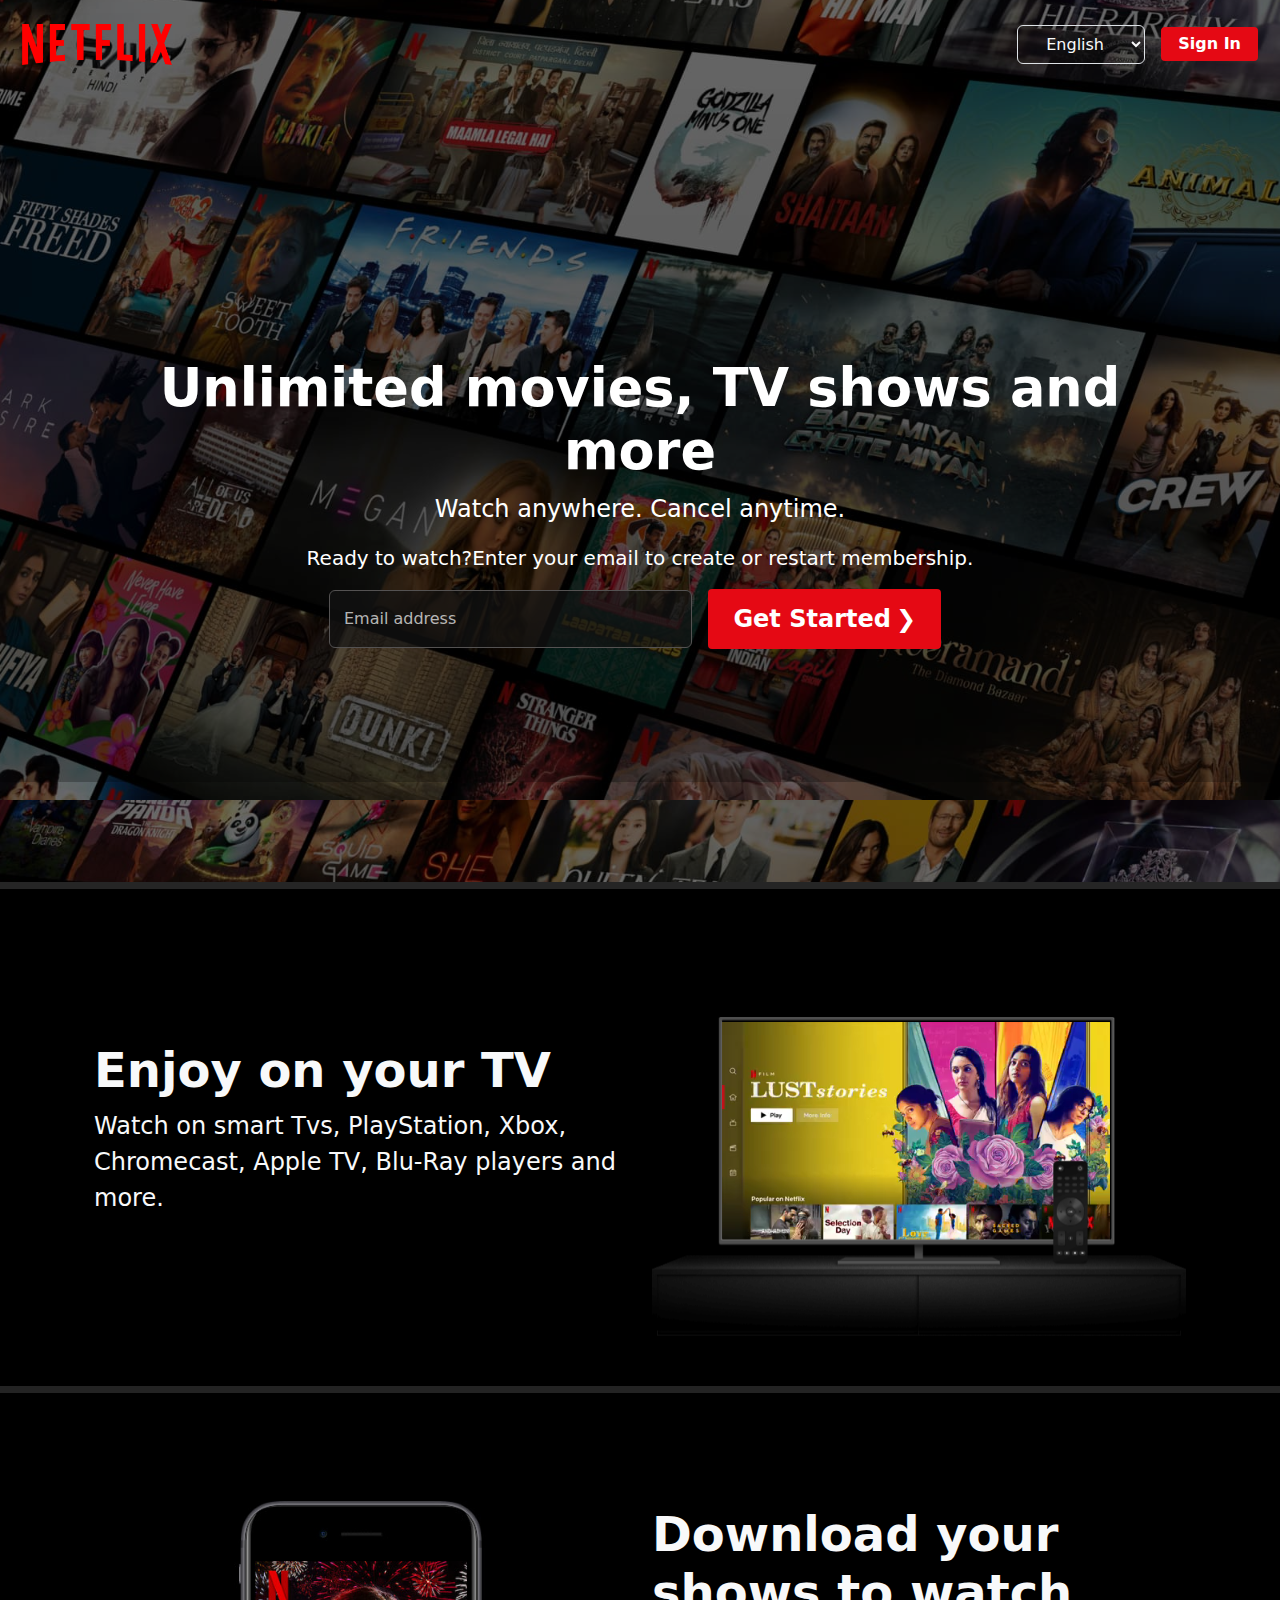
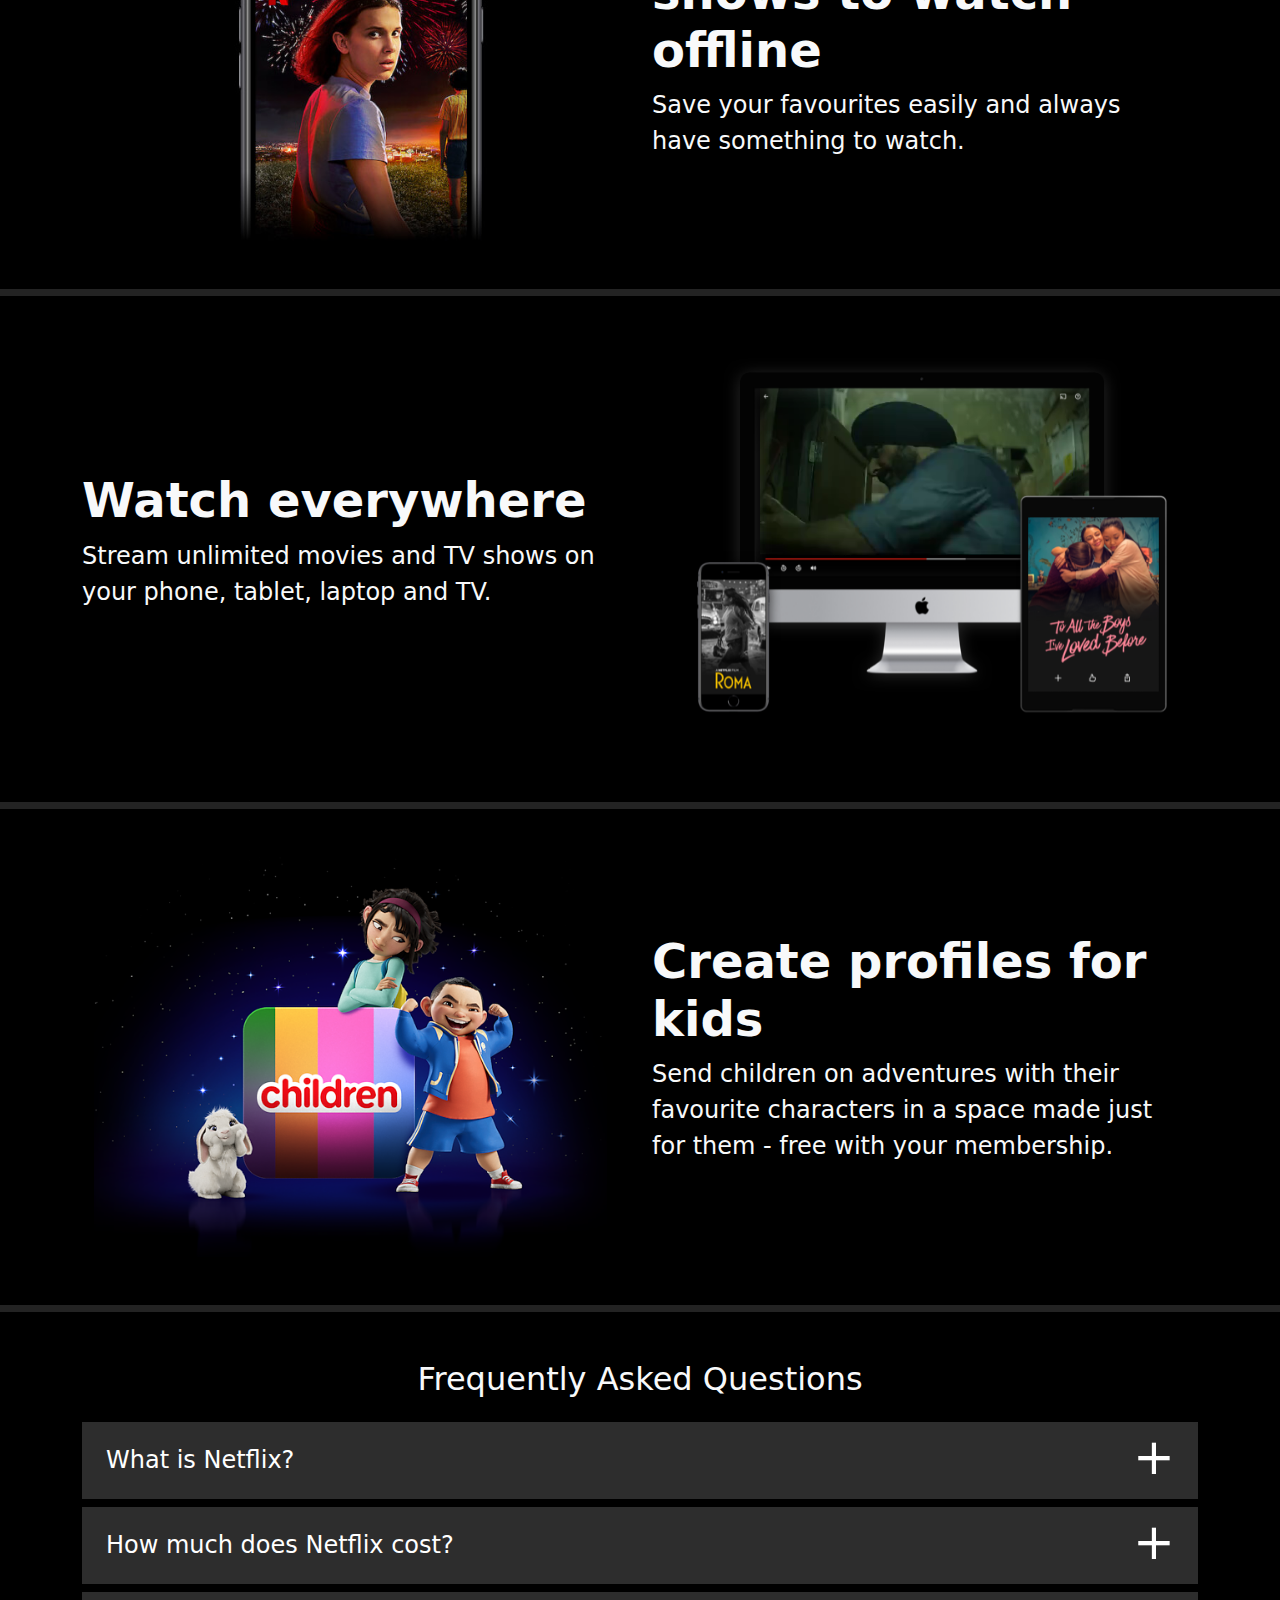
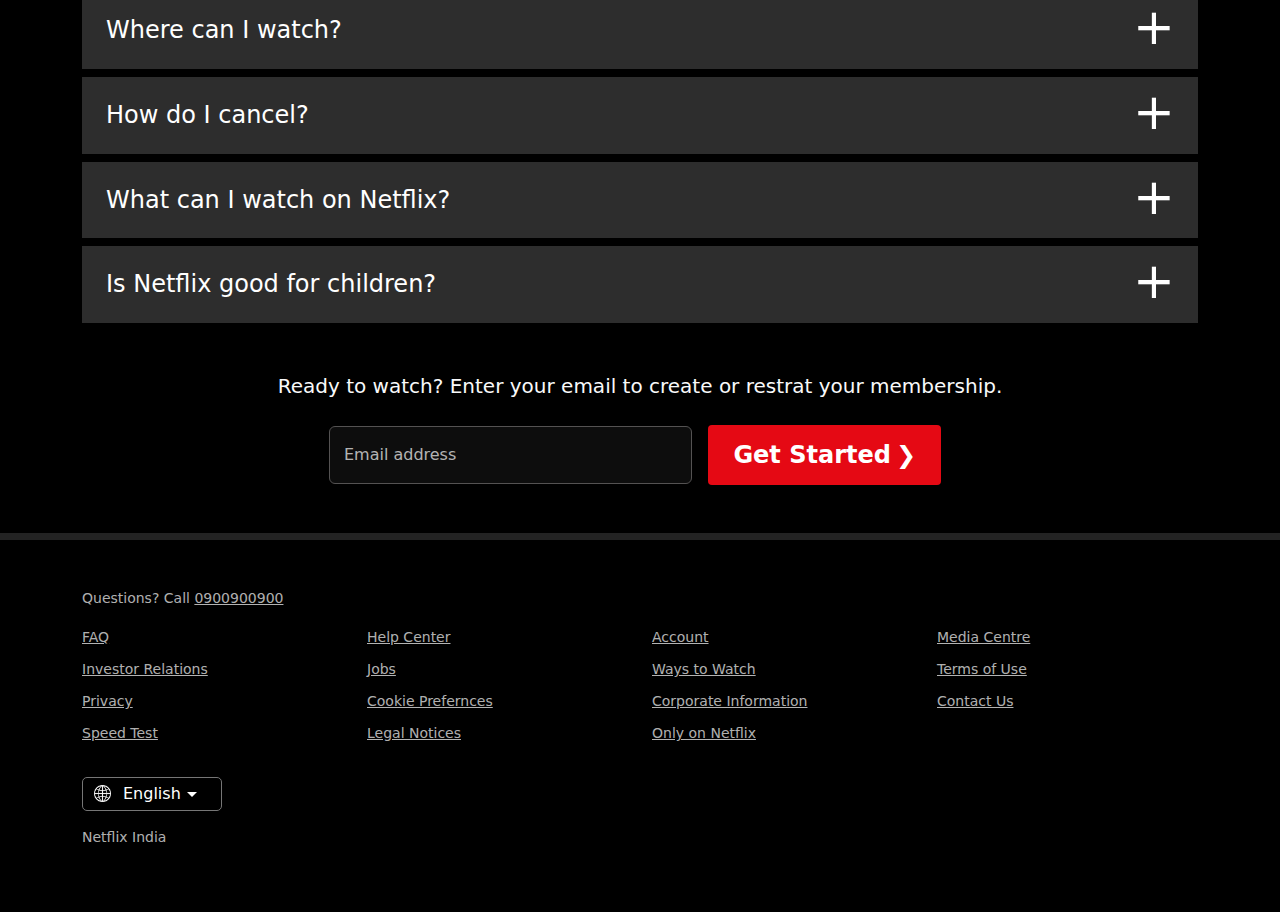
<file: index.html>
<!DOCTYPE html>
<html>

<head>
    <meta charset="utf-8">
    <meta http-equiv="X-UA-Compatible" content="IE=edge">
    <title>Netflix India – Watch TV Shows Online, Watch Movies Online</title>
    <link rel="shortcut icon" type="x-icon" href="./img/Netflix-icon.png">
    <meta name="description" content="">
    <meta name="viewport" content="width=device-width, initial-scale=1">
    <link rel="stylesheet" href="./style.css">
   
        <link href="https://cdn.jsdelivr.net/npm/bootstrap@5.3.3/dist/css/bootstrap.min.css" rel="stylesheet"
            integrity="sha384-QWTKZyjpPEjISv5WaRU9OFeRpok6YctnYmDr5pNlyT2bRjXh0JMhjY6hW+ALEwIH" crossorigin="anonymous">
        <script src="https://cdn.jsdelivr.net/npm/bootstrap@5.3.3/dist/js/bootstrap.bundle.min.js"
            integrity="sha384-YvpcrYf0tY3lHB60NNkmXc5s9fDVZLESaAA55NDzOxhy9GkcIdslK1eN7N6jIeHz"
            crossorigin="anonymous"></script>
    <link rel="preconnect" href="https://fonts.googleapis.com">
    <link rel="preconnect" href="https://fonts.gstatic.com" crossorigin>
    <link href="https://fonts.googleapis.com/css2?family=Bebas+Neue&display=swap" rel="stylesheet">
</head>

<body>
    <!-- header section -->

    <header class="position-relative">
        <nav class="navbar navbar-expand">
            <div class="header1 container-fluid mt-3">
                <img class="img07" src="./img/logo1.png" alt="logo">
               
                
                <div class="collapse navbar-collapse justify-content-end xxl-me-5 " id="navbarSupportedContent" >
                    <div class="py-0 pe-3">
                        <div class="position-absolute">
                            <div class="arrow-down position-absolute "></div>
                        </div>
                        <select class="position-relative1 py-1 bg-transparent text-light px-4 py-2 rounded border border-1 fw-normal" name="" id="">
                            <option  class="text-dark"value="">English</option>
                            <option class="text-dark" value="">हिन्दी</option>
                        </select>
                      
                    </div>
                    <button type="button" class="red-btn fw-semibold">Sign In</button>
                </div>
            </div>
        </nav>

        <section class="hero container h-75 d-flex flex-column align-items-center justify-content-center">
            <h1 class="hero-title text-white text-center">Unlimited movies, TV shows and more</h1>
            <p class="hero-first-p text-white text-center">Watch anywhere. Cancel anytime.</p>
            <p class="hero-second-p text-white text-center">Ready to watch?Enter your email to create or restart membership.</p>

            <form class="row g-3 d-flex align-items-center justify-content-center w-100 w-lg-75">
                <div class="form-floating col-auto">
                    <input type="email" class="form-control" id="floatingInput" placeholder="">
                    <label for="floatingInput">Email address</label>
                </div>
                <div class="col-auto">
                    <button type="submit" class="get-started-btn red-btn fw-bold">Get Started</button>
                </div>
            </form>
        </section>
    </header>
    <!-- header end -->


<!--  
enjoy-section -->
    <section class="enjoy-section py-5 bg-black text-light">
        <div class="container d-flex row m-auto">
            <div class="d-flex flex-column justify-content-center col-12 col-lg-6">
                <h2 class="section-title text-center text-lg-start">Enjoy on your TV</h2>
                <p class="section-paragraph text-center text-lg-start">Watch on smart Tvs, PlayStation, Xbox,
                    Chromecast, Apple TV, Blu-Ray players and more.</p>
            </div>
            <div class="img-vd col-12 col-lg-6">
                <video class="video-fluid " src="img/video1.m4v" autoplay muted loop></video>
                <img class="img-fluid" src="./img/tv.png" alt="tv">
                
            </div>
        </div>
    </section>
        <!-- enjoys section end -->
         <!-- download section -->
      
    <section class="download-section py-5 bg-black text-light">
        <div class="container d-flex row m-auto">
            <div class="col-12 col-lg-6">
                <img class="img-fluid" src="./img/download-img.jpg" alt="download">
                
            </div>
            <div class="d-flex flex-column justify-content-center col-12 col-lg-6 order-first order-lg-last">
                <h2 class="section-title text-center text-lg-start">Download your shows to watch offline</h2>
                <p class="section-paragraph text-center text-lg-start">Save your favourites easily and always have something to watch.</p>
            </div>
        </div>
    </section>
    <!-- download section end
     -->

    

<!-- watch section -->
    <section class="watch-section py-5 bg-black text-light">
        <div class="container">
            <div class="row d-flex align-items-center">
                <div class="col-12 col-lg-6 order-lg-1">
                    <h2 class="section-title text-center text-lg-start">Watch everywhere</h2>
                    <p class="section-paragraph text-center text-lg-start">Stream unlimited movies and TV shows on your
                        phone, tablet, laptop and TV.</p>
                </div>
                <div class="img-video2 col-12 col-lg-6 order-lg-2 text-center">
                    <video class="video-fluid2 " src="img/video2.m4v" autoplay muted loop></video>
                    <img class="img-fluid" src="./img/mobile-img.png" alt="mobile">
                </div>
            </div>
        </div>
    </section>
    <!-- watch section end -->
     <!-- children section -->

    <section class="children-section py-5 bg-black text-light">
        <div class="container d-flex row m-auto">
            <div class="col-12 col-lg-6">
               
                <img class="img-fluid" src="./img/children-img.png" alt="children">
            </div>
            <div class="d-flex flex-column justify-content-center col-12 col-lg-6">
                <h2 class="section-title text-center text-lg-start">Create profiles for kids</h2>
                <p class="section-paragraph text-center text-lg-start">Send children on adventures with their favourite
                    characters in a space made just for them - free with your membership.</p>
            </div>
            
        </div>
    </section>
    <!-- children section end -->
     <!-- faq section -->

   

    <section class="faq-section py-5 bg-black text-light">
        <div class="container">
            <h2 class="text-center mb-4">Frequently Asked Questions</h2>
            <div class="accordion" id="accordionExample">
                <div class="accordion-item mb-2">
                    <h2 class="accordion-header">
                        <button class="accordion-button collapsed p-4" type="button" data-bs-toggle="collapse"
                            data-bs-target="#collapseOne" aria-expanded="false" aria-controls="collapseOne">
                            What is Netflix?
                        </button>
                    </h2>
                    <div id="collapseOne" class="accordion-collapse collapse" data-bs-parent="#accordionExample">
                        <div class="accordion-body ">
                        Netflix is a streaming service that offers a wide variety of award-winning TV shows, movies, anime,<br> documentaries and
                        more – on thousands of internet-connected devices.<br>
                        <br>
                        You can watch as much as you want, whenever you want, without a single ad – all for one low monthly<br>price. There's
                        always something new to discover, and new TV shows and movies are added every week!
                 
                        </div>
                    </div>
                </div>
                <div class="accordion-item mb-2">
                    <h2 class="accordion-header">
                        <button class="accordion-button collapsed p-4" type="button" data-bs-toggle="collapse"
                            data-bs-target="#collapseTwo" aria-expanded="false" aria-controls="collapseTwo">
                            How much does Netflix cost?
                        </button>
                    </h2>
                    <div id="collapseTwo" class="accordion-collapse collapse" data-bs-parent="#accordionExample">
                        <div class="accordion-body">
                            Watch Netflix on your smartphone, tablet, Smart TV, laptop, or streaming device, all for one fixed <br>monthly fee. Plans
                            range from ₹149 to ₹649 a month. No extra costs, no contracts.

                        </div>
                    </div>
                </div>
                <div class="accordion-item mb-2">
                    <h2 class="accordion-header">
                        <button class="accordion-button collapsed p-4" type="button" data-bs-toggle="collapse"
                            data-bs-target="#collapseThree" aria-expanded="false" aria-controls="collapseThree">
                            Where can I watch?
                        </button>
                    </h2>
                    <div id="collapseThree" class="accordion-collapse collapse" data-bs-parent="#accordionExample">
                        <div class="accordion-body">
                            Watch anywhere, anytime. Sign in with your Netflix account to watch instantly on the web at netflix.com<br>
                            from your personal computer or on any internet-connected device that offers the Netflix app, including<br> 
                            smart TVs, smartphones, tablets, streaming media players and game consoles.<br>
                            <br>
                            
                            You can also download your favourite shows with the iOS or Android app. Use downloads to watch<br>
                            while you're on the go and without an internet connection. Take Netflix with you anywhere.
                        </div>
                    </div>
                </div>
                <div class="accordion-item mb-2">
                    <h2 class="accordion-header">
                        <button class="accordion-button collapsed p-4" type="button" data-bs-toggle="collapse"
                            data-bs-target="#collapseFour" aria-expanded="false" aria-controls="collapseFour">
                            How do I cancel?
                        </button>
                    </h2>
                    <div id="collapseFour" class="accordion-collapse collapse" data-bs-parent="#accordionExample">
                        <div class="accordion-body">
                        Netflix is flexible. There are no annoying contracts and no commitments. You can easily cancel your <br>
                        account online in two clicks. There are no cancellation fees – start or stop your account anytime.
                        </div>
                    </div>
                </div>
                <div class="accordion-item mb-2">
                    <h2 class="accordion-header">
                        <button class="accordion-button collapsed p-4" type="button" data-bs-toggle="collapse"
                            data-bs-target="#collapseFive" aria-expanded="false" aria-controls="collapseFive">
                            What can I watch on Netflix?
                        </button>
                    </h2>
                    <div id="collapseFive" class="accordion-collapse collapse" data-bs-parent="#accordionExample">
                        <div class="accordion-body">
                        Netflix has an extensive library of feature films, documentaries, TV shows, anime, award-winning<br>
                        Netflix originals, and more. Watch as much as you want, anytime you want.
                        </div>
                    </div>
                </div>
                <div class="accordion-item mb-2">
                    <h2 class="accordion-header">
                        <button class="accordion-button collapsed p-4" type="button" data-bs-toggle="collapse"
                            data-bs-target="#collapseSix" aria-expanded="false" aria-controls="collapseSix">
                            Is Netflix good for children?
                        </button>
                    </h2>
                    <div id="collapseSix" class="accordion-collapse collapse" data-bs-parent="#accordionExample">
                        <div class="accordion-body">
                            The Netflix Kids experience is included in your membership to give parents control while kids enjoy<br>
                            family-friendly TV shows and films in their own space.<br>
                            <br>
                            Kids profiles come with PIN-protected parental controls that let you restrict the maturity rating of<br>
                            content kids can watch and block specific titles you don’t want kids to see.
                        </div>
                    </div>
                </div>
            </div>

            <h3 class="text-center mt-5">
                Ready to watch? Enter your email to create or restrat your membership.
            </h3>
            <form class="row g-3 d-flex align-items-center justify-content-center w-100 w-lg-75 m-auto">
                <div class="form-floating col-auto">
                    <input type="email" class="form-control" id="floatingInput" placeholder="name@example.com">
                    <label for="floatingInput">Email address</label>
                </div>
                <div class="col-auto">
                    <button type="submit" class="get-started-btn red-btn fw-bold">Get Started</button>
                </div>
            </form>
        </div>
    </section>
    <!-- faq section end -->
     <!-- footer -->

    <footer class="py-5 bg-black text-light">
        <div class="container">
            <div>
                <p class="">Questions? Call <a href="#">0900900900</a></p>
            </div>
            <div class="row">
                <div class="col-12 col-sm-3 ">
                    <ul>
                        <li class="mb-2">
                            <a href="#">FAQ</a>
                        </li>
                        <li class="mb-2">
                            <a href="#">Investor Relations</a>
                        </li>
                        <li class="mb-2">
                            <a href="#">Privacy</a>
                        </li>
                        <li class="mb-2">
                            <a href="#">Speed Test</a>
                        </li>
                       
                    </ul>
                </div>
                <div class="col-12 col-sm-3">
                    <ul>
                        <li class="mb-2">
                            <a href="#">Help Center</a>
                        </li>
                        <li class="mb-2">
                            <a href="#">Jobs</a>
                        </li>
                        <li class="mb-2">
                            <a href="#">Cookie Prefernces</a>
                        </li>
                        <li class="mb-2">
                            <a href="#">Legal Notices</a>
                        </li>
                        
                    </ul>
                </div>
                <div class="col-12 col-sm-3">
                    <ul>
                        <li class="mb-2">
                            <a href="#">Account</a>
                        </li>
                        <li class="mb-2">
                            <a href="#">Ways to Watch</a>
                        </li>
                        <li class="mb-2">
                            <a href="#">Corporate Information</a>
                        </li>
                        <li class="mb-2">
                            <a href="#">Only on Netflix</a>
                        </li>
                       
                    </ul>
                </div>
                <div class="col-12 col-sm-3">
                    <ul>
                        <li class="mb-2">
                            <a href="#">Media Centre</a>
                        </li>
                        <li class="mb-2">
                            <a href="#">Terms of Use</a>
                        </li>
                        <li class="mb-2">
                            <a href="#">Contact Us</a>
                        </li>
                       
                    </ul>
                </div>
            </div>
            <div class="py-3">
                
                <div class="position-absolute">
                    <img class="position-absolute" width="17" src="./img/globe-icon.png" alt="globe">
                </div>
                <div class="position-absolute">
                    <div class="arrow-down position-absolute"></div>
                </div>
                <select class="position-relative1 py-1" name="" id="">
                    <option class="text-dark" value="">English</option>
                    <option class="text-dark" value="">हिन्दी</option>
                </select>
            </div>
            <p>Netflix India</p>
        </div>
    </footer>
    <!-- footer end -->
    <script src="https://cdn.jsdelivr.net/npm/@popperjs/core@2.11.8/dist/umd/popper.min.js"
        integrity="sha384-I7E8VVD/ismYTF4hNIPjVp/Zjvgyol6VFvRkX/vR+Vc4jQkC+hVqc2pM8ODewa9r"
        crossorigin="anonymous"></script>

   
    <script src="https://cdn.jsdelivr.net/npm/bootstrap@5.3.3/dist/js/bootstrap.min.js"
        integrity="sha384-0pUGZvbkm6XF6gxjEnlmuGrJXVbNuzT9qBBavbLwCsOGabYfZo0T0to5eqruptLy"
        crossorigin="anonymous"></script>
</body>

</html>
</file>
<file: style.css>
body {
    font-family: 'Bebas Neue', sans-serif;
}

header {
    background-image: linear-gradient(rgba(0, 0, 0, 0.452), rgba(0, 0, 0, 0.59)), url(./img/header-img.jpg);
    background-size: 125%;
 
    background-position: center -100px;
    height: 98vh;
   
}

/* navbar */
.img07{
    margin-left: 159px;
}
.red-btn{
    margin-right: 150px;
    
}
.hero{
    margin-top: 100px;
}
@media(max-width:1280px){
    .img07{
        margin-left: 0px;
        margin-left: 10px;
        
    }
    .red-btn{
        margin-right: 0px;
            margin-right: 10px;
    }
}
nav img {
    width: 150px;
    
}
@media (min-width: 1400px) {

    .container,
    .container-lg,
    .container-md,
    .container-sm,
    .container-xl,
    .container-xxl {
        max-width: 1697px;
}

}
.video-fluid{
    position: absolute;
    top: 100px;
    right: 100px;
    z-index: -1;
    width: 450px;
}
@media (max-width: 1400px){
    .video-fluid{
        width: 388px;
        right: 88px;
        top: 85px;
    }
}
@media (max-width:1200px) {
    .video-fluid {
        width: 320px;
        top: 70px;
        right: 77px;
    }
}
@media (max-width:992px) {
    .video-fluid {
        width: 521px;
        top: 70px;
        
    }
}
@media (max-width:768px) {
    .video-fluid {
        width: 362px;
        top: 70px;

    }
}
@media (max-width:576px) {
    .video-fluid {
        width: 70%;
        top: 70px;

    }
}
@media (max-width:376px) {
    .video-fluid {
            width: 68%;
            top: 50px;
            right: 55px;
        }
                
}

@media(max-width:768px){
    .position-relative{
        height: 50vh;
    }
}
@media(max-width:992px) {
    .position-relative {
        height: 82vh;
    }
    #floatingInput{
        width: 100%;
        
    }
}

@media(max-width:576px) {
    .position-relative {
        height: 80vh;
    }
}
.img-fluid{
    z-index: 1;
}
.video-fluid2{
    position: absolute;
        top: 50px;
        right: 125px;
        z-index: -1;
        width: 390px;
}
@media(max-width:1400px){
    .video-fluid2{
        width: 340px;
        top: 30px;
        right: 110px;
    }
}
@media(max-width:1200px) {
    .video-fluid2 {
        width: 270px;
        top: 30px;
        right: 110px;
    }
}
@media(max-width:992px) {
    .video-fluid2 {
        width: 400px;
        top: 30px;
        right: 150px;
    }
}
@media(max-width:768px) {
    .video-fluid2 {
        width: 60%;
        top: 30px;
        right: 102px;
    }
}

.img-video2{
    position: relative;
    z-index: 0;
}
.img-vd{
    position: relative;
    z-index: 0;
}
.red-btn {
    background: rgb(229, 9, 20);
    color: #fff;
    border: 0;
    border-radius: 0.25rem;
    padding: 5px 17px;
}

.red-btn:hover {
    background: rgb(193, 17, 25);
}

.hero-title {
    font-size: 3.28rem;
    font-weight: 900;
}

.hero-first-p {
    font-size: 1.5rem;
    font-weight: 400;
}

.hero-second-p {
    font-size: 1.25rem;
    font-weight: 400;
    line-height: 1.875rem;
}

form {
    width: 60%;
}

form #floatingInput {
    color: #fff;
}

form .form-control:focus {
    border-color: #fff;
    box-shadow: none;
    border-width: medium;
}

form .form-floating.form-control:focus~label {
    color: rgba(255, 255, 255, 0.7);
}

form .form-floating>.form-control:focus~label::after {
    background-color: transparent;
}

form .form-floating {
    width: 34%;
}

form #floatingInput {
    background: rgba(19, 19, 19, 0.687);
    border-color: #545252;
   
}

form label {
    color: rgba(255, 255, 255, 0.7);
    margin-left: 10px;
}

.get-started-btn {
    height: 60px;
    font-size: 1.5rem;
    padding-right: 25px;
    padding-left: 25px;
}

.get-started-btn::after {
    content: "\276F";
    margin-left: 5px;
}

.section-title {
    font-size: 3rem;
    font-weight: 900;
}

.section-paragraph {
    font-size: 1.5rem;
    font-weight: 400;
}
.enjoy-section{
        border-style: solid;
            border: none;
            border-top-width: 7px;
            border-top-style: solid;
            border-top-color: #252525;
        }

.download-section {
    border-top: 7px solid #232323;
    border-bottom: 7px solid #232323;
}
.watch-section{
    border-bottom: 7px solid #232323;
}
.children-section{
    border-bottom: 7px solid #232323;

}

.faq-section h3 {
    font-size: 1.25rem;
    font-weight: 400;
    line-height: 1.875rem;
}

.faq-section button {
    color: #fff;
    font-size: 24px;
    font-weight: 400;
}

.faq-section .accordion {
    --bs-accordion-color: rgb(255, 255, 255);
    --bs-accordion-bg: rgb(45, 45, 45);
    --bs-accordion-border-color: none;
    --bs-accordion-border-radius: none;
}

.faq-section .accordion-item:first-of-type .accordion-button {
    border-top-left-radius: 0;
    border-top-right-radius: 0;
}

.faq-section .accordion-button:focus {
    border: none;
    box-shadow: none;
}

.faq-section .accordion-button:hover {
    background-color: rgb(65, 65, 65);
}

.faq-section .accordion-button:not(.collapsed) {
    background-color: rgb(65, 65, 65);
    color: rgb(255, 255, 255);
}

.faq-section .accordion-button::after {
    content: "+";
    background-image: none;
    position: absolute;
    height: 30px;
    font-size: 50px;
    top: 5px;
    right: 45px;
}

.faq-section .accordion-button:not(.collapsed)::after {
    background-image: none;
    transform: none;
    content: "\00d7";
}

footer {
    border-top: 7px solid #232323;
}

footer p,
footer a {
    color: rgba(255, 255, 255, 0.7);
    font-size: 0.875rem;
    font-weight: 400;
}

footer ul {
    padding-left: 0;
}

footer li {
    list-style-type: none;
}

footer select {
    background: transparent;
    color: #fff;
    padding-left: 40px;
    padding-right: 40px;
    appearance: none;
    border-radius: 5px;
}

footer img {
    filter: invert();
    top: 8px;
    left: 12px;
}

footer .arrow-down {
    width: 0;
    height: 0;
    border-left: 5px solid transparent;
    border-right: 5px solid transparent;
    border-top: 5px solid #fff;
    top: 15px;
    right: -115px;
}

/* mobile */

@media only screen and (max-width: 992px) {
    nav img {
        width: 85px;
    }

    .hero-title,
    .section-title {
        font-size: 2rem;
        font-weight: 700;
    }

    .hero-first-p,
    .hero-second-p,
    .section-paragraph,
    .faq-section h3 {
        font-size: 1.125rem;
    }

    .purple-section img {
        width: 50%;
    }

    .enjoy-section .container {
        padding-top: 1rem;
        
}
}

@media only screen and (max-width: 768px) {
    nav img {
        width: 85px;
    }

    header {
        height: 100vh;
    }

}

@media only screen and (max-width: 576px) {
    nav img {
        width: 80px;
    }

    header {
        height: 160vh;
    }

    form .form-floating {
        width: 90%;
    }

    .purple-section img {
        width: 20%;
        top: -45px;
    }
    .hero{
        margin-top: 50px;
    }
   
}

 @media(max-width:376px){
    .video-fluid2{
        width: 55%;
        right: 88px;
        
    }
       .faq-section button {
            color: #fff;
            font-size: 18px;
            font-weight: 500;
        }
    
 }
</file>
